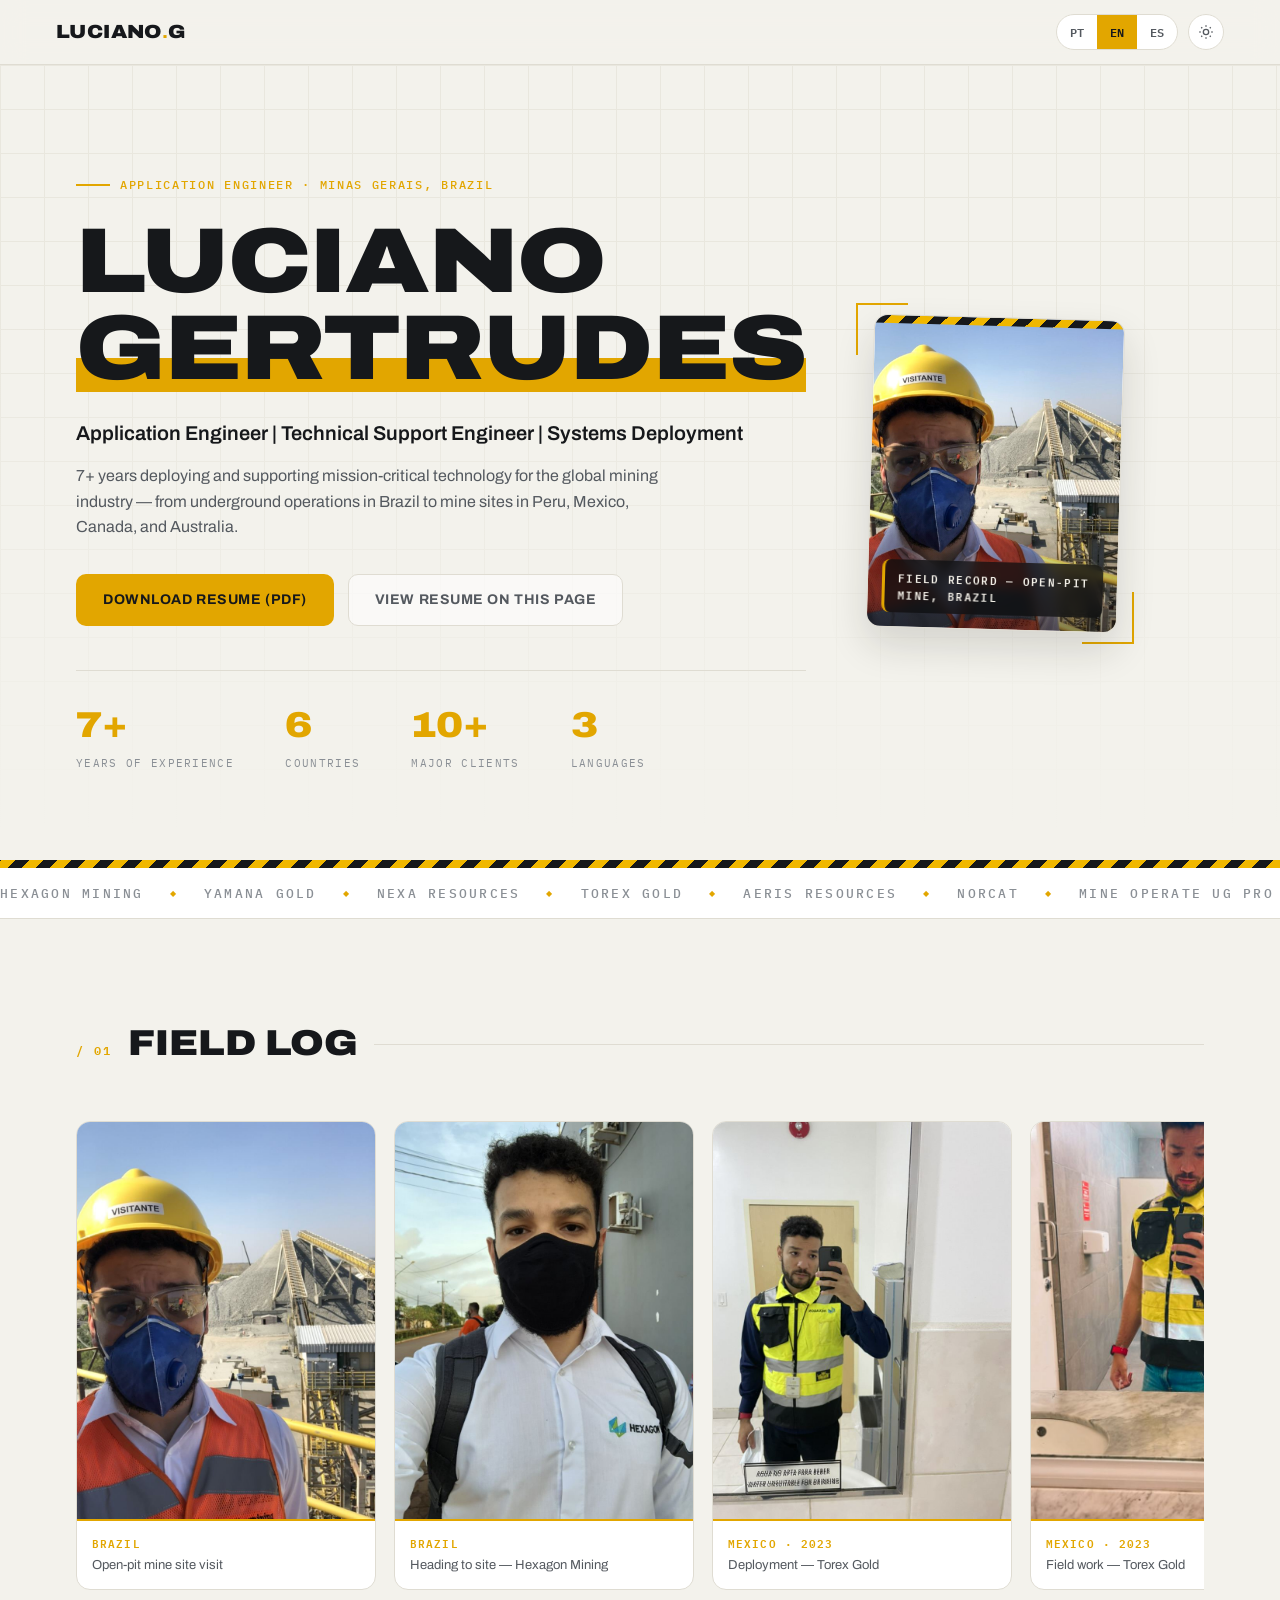
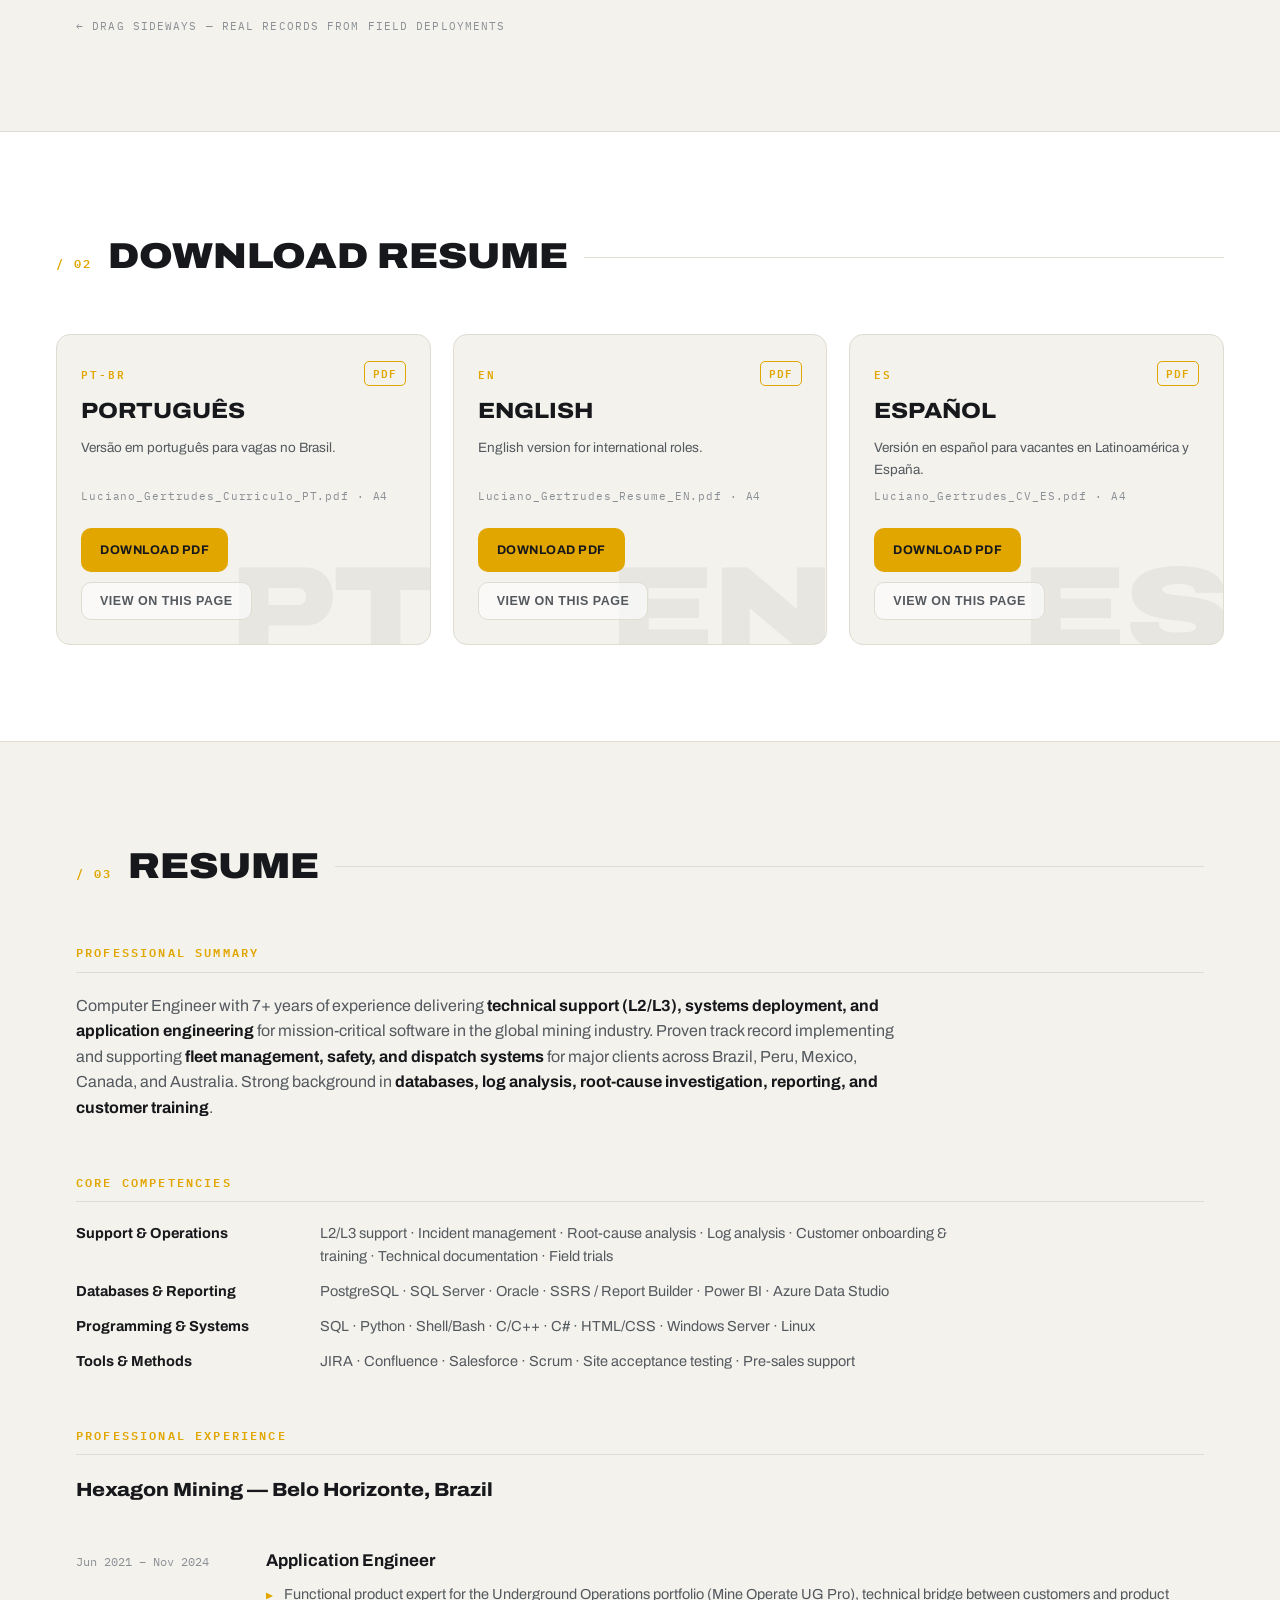
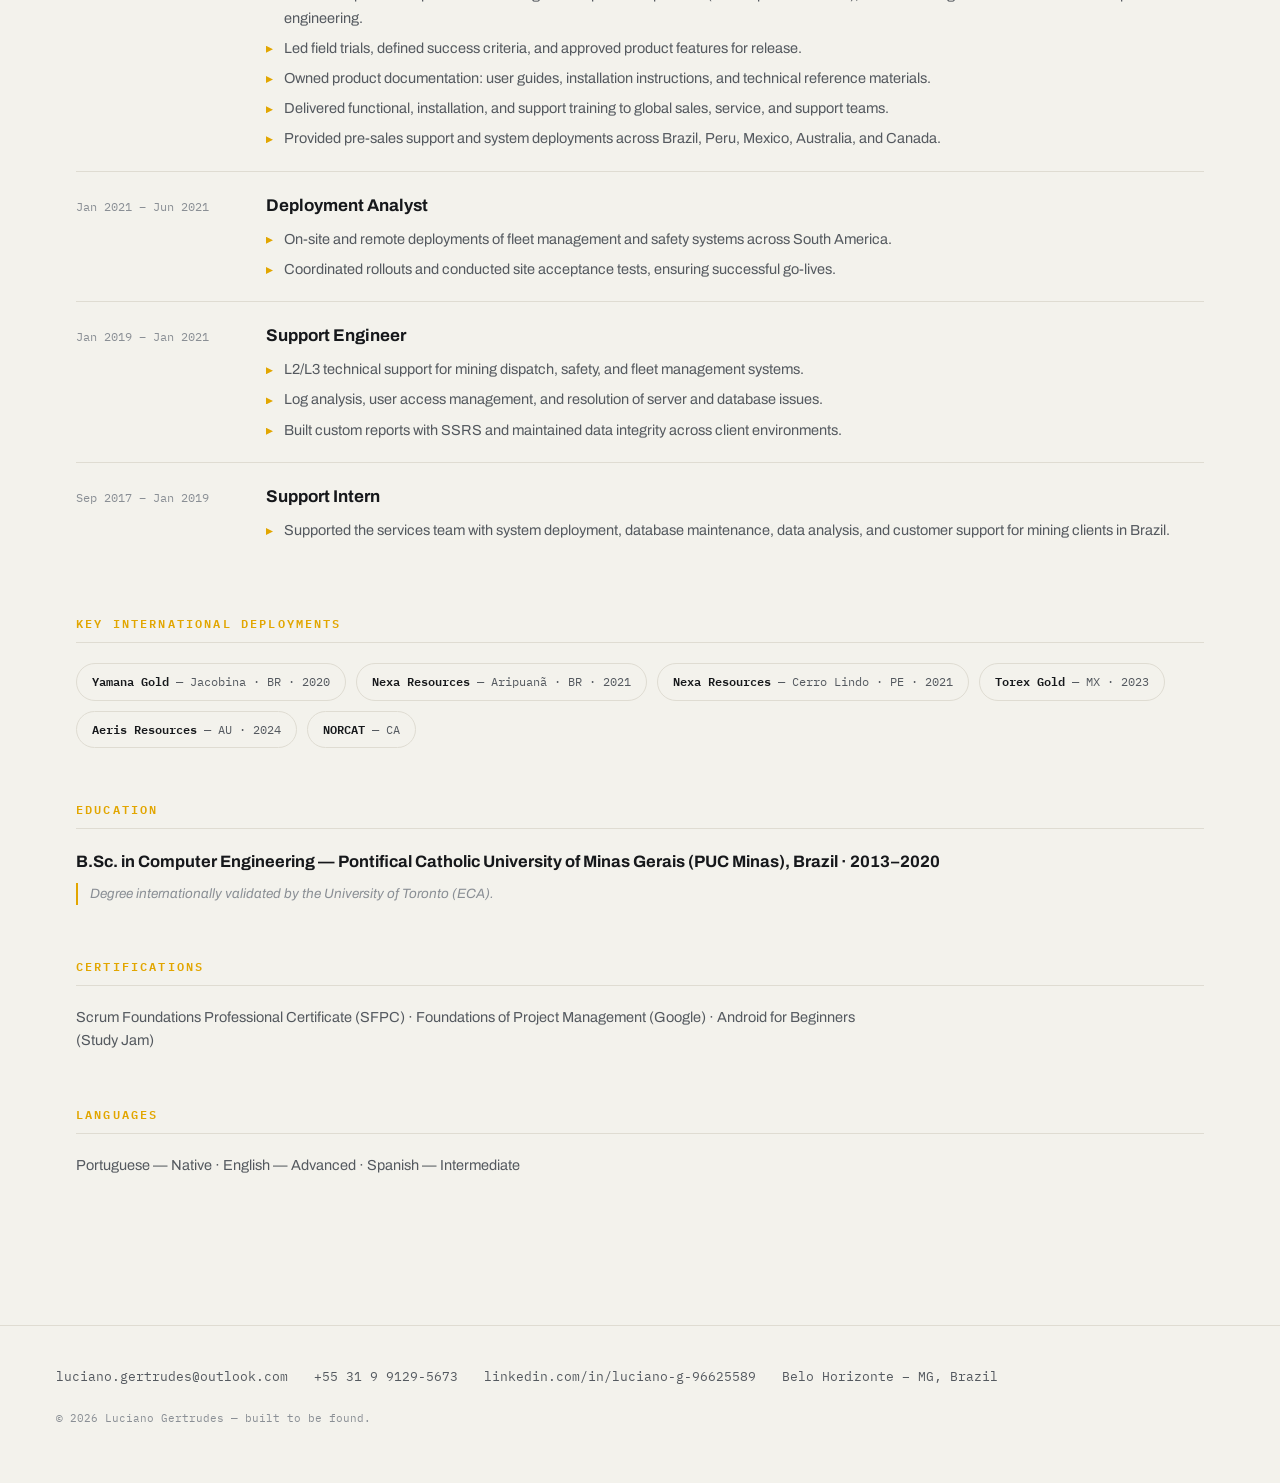
<file: index.html>
<!DOCTYPE html>
<html lang="en" data-theme="dark">
<head>
<meta charset="UTF-8">
<meta name="viewport" content="width=device-width, initial-scale=1.0">
<title>Luciano Gertrudes — Application Engineer</title>
<meta name="description" content="Application Engineer & Technical Support Engineer. 7+ years deploying mission-critical mining systems across 6 countries.">
<link rel="preconnect" href="https://fonts.googleapis.com">
<link rel="preconnect" href="https://fonts.gstatic.com" crossorigin>
<link href="https://fonts.googleapis.com/css2?family=Archivo:wdth,wght@62..125,300..900&family=IBM+Plex+Mono:wght@400;500;600&display=swap" rel="stylesheet">
<style>
:root{
  --bg:#111316; --surface:#191c21; --surface-2:#20242b;
  --text:#eeece7; --muted:#a4aab0; --faint:#6d7378;
  --line:#282c33; --grid:#1c2026;
  --accent:#ffc61a; --accent-ink:#131518;
  --hazard: repeating-linear-gradient(-45deg, var(--accent) 0 10px, #131518 10px 20px);
  --shadow: 0 20px 44px rgba(0,0,0,.5);
  --radius:14px;
}
[data-theme="light"]{
  --bg:#f3f2ec; --surface:#ffffff; --surface-2:#eae8df;
  --text:#16181b; --muted:#54595f; --faint:#8a8f95;
  --line:#dfdcd2; --grid:#e9e7de;
  --accent:#e2a600; --accent-ink:#16181b;
  --hazard: repeating-linear-gradient(-45deg, #f0b700 0 10px, #16181b 10px 20px);
  --shadow: 0 18px 38px rgba(28,26,18,.14);
}
*{margin:0;padding:0;box-sizing:border-box}
html{scroll-behavior:smooth}
@media (prefers-reduced-motion:reduce){
  html{scroll-behavior:auto}
  *,*::before,*::after{animation:none!important;transition:none!important}
}
body{
  font-family:'Archivo',system-ui,sans-serif;
  background:var(--bg); color:var(--text);
  line-height:1.6; font-size:16px;
  transition:background .3s,color .3s;
}
a{color:inherit;text-decoration:none}
img{display:block;max-width:100%}
.mono{font-family:'IBM Plex Mono',monospace}
:focus-visible{outline:2px solid var(--accent);outline-offset:3px;border-radius:4px}
::selection{background:var(--accent);color:var(--accent-ink)}

/* ── nav ── */
.nav{
  position:sticky;top:0;z-index:50;
  display:flex;align-items:center;justify-content:space-between;gap:16px;
  padding:14px clamp(20px,5vw,56px);
  background:color-mix(in srgb, var(--bg) 84%, transparent);
  backdrop-filter:blur(12px);
  border-bottom:1px solid var(--line);
}
.logo{font-weight:900;font-stretch:112%;font-size:19px;letter-spacing:.02em}
.logo b{color:var(--accent)}
.nav-controls{display:flex;align-items:center;gap:10px}
.lang-switch{display:flex;border:1px solid var(--line);border-radius:999px;overflow:hidden;background:var(--surface)}
.lang-switch button{
  font-family:'IBM Plex Mono',monospace;font-size:12px;font-weight:600;
  padding:7px 13px;background:none;border:none;color:var(--muted);cursor:pointer;
  transition:background .2s,color .2s;
}
.lang-switch button[aria-pressed="true"]{background:var(--accent);color:var(--accent-ink)}
.theme-btn{
  width:36px;height:36px;border-radius:999px;border:1px solid var(--line);
  background:var(--surface);color:var(--muted);cursor:pointer;display:grid;place-items:center;
  transition:color .2s,border-color .2s;
}
.theme-btn:hover{color:var(--text);border-color:var(--muted)}

/* ── hero ── */
.hero-wrap{
  position:relative;
  background-image:
    linear-gradient(var(--grid) 1px, transparent 1px),
    linear-gradient(90deg, var(--grid) 1px, transparent 1px);
  background-size:44px 44px;
}
.hero-wrap::after{
  content:"";position:absolute;inset:0;pointer-events:none;
  background:linear-gradient(180deg, transparent 30%, var(--bg) 96%);
}
.hero{
  position:relative;z-index:1;
  display:grid;grid-template-columns:1.25fr .75fr;gap:clamp(28px,5vw,72px);align-items:center;
  padding:clamp(52px,9vw,110px) clamp(20px,5vw,56px) clamp(48px,7vw,88px);
  max-width:1240px;margin-inline:auto;
}
.kicker{
  font-family:'IBM Plex Mono',monospace;font-size:12px;font-weight:500;
  letter-spacing:.14em;text-transform:uppercase;color:var(--accent);margin-bottom:24px;
  display:flex;align-items:center;gap:10px;
}
.kicker::before{content:"";width:34px;height:2px;background:var(--accent)}
h1{
  font-weight:900;font-stretch:120%;text-transform:uppercase;
  font-size:clamp(42px,7.4vw,92px);line-height:.94;letter-spacing:-.01em;
  margin-bottom:26px;
}
h1 .hl{
  background:linear-gradient(transparent 60%, var(--accent) 60%, var(--accent) 94%, transparent 94%);
}
.hero-sub{font-size:clamp(16px,1.9vw,20px);font-weight:600;margin-bottom:14px}
.hero-bio{max-width:600px;color:var(--muted);margin-bottom:34px}
.hero-actions{display:flex;flex-wrap:wrap;gap:14px;margin-bottom:44px}
.btn{
  display:inline-flex;align-items:center;gap:9px;
  font-weight:700;font-size:14px;letter-spacing:.04em;text-transform:uppercase;
  padding:14px 26px;border-radius:10px;border:1px solid transparent;cursor:pointer;
  transition:transform .15s,box-shadow .2s,background .2s,border-color .2s,color .2s;
}
.btn-primary{background:var(--accent);color:var(--accent-ink)}
.btn-primary:hover{transform:translateY(-2px);box-shadow:0 10px 24px color-mix(in srgb, var(--accent) 35%, transparent)}
.btn-ghost{border-color:var(--line);color:var(--muted);background:color-mix(in srgb, var(--surface) 60%, transparent)}
.btn-ghost:hover{border-color:var(--muted);color:var(--text)}
.stats{display:flex;flex-wrap:wrap;gap:clamp(22px,4vw,56px);border-top:1px solid var(--line);padding-top:26px}
.stat-num{font-weight:900;font-stretch:115%;font-size:clamp(26px,3.6vw,36px);color:var(--accent)}
.stat-label{font-family:'IBM Plex Mono',monospace;font-size:11px;letter-spacing:.12em;text-transform:uppercase;color:var(--faint)}

/* hero photo card */
.hero-photo{position:relative}
.photo-frame{
  position:relative;border-radius:var(--radius);overflow:hidden;
  border:1px solid var(--line);box-shadow:var(--shadow);
  transform:rotate(1.6deg);
  background:var(--surface);
}
.photo-frame::before{content:"";position:absolute;top:0;left:0;right:0;height:8px;background:var(--hazard);z-index:2}
.photo-frame img{width:100%;aspect-ratio:4/5;object-fit:cover;filter:saturate(1.05) contrast(1.03)}
.photo-tag{
  position:absolute;bottom:14px;left:14px;right:14px;z-index:2;
  font-family:'IBM Plex Mono',monospace;font-size:11px;font-weight:600;letter-spacing:.12em;text-transform:uppercase;
  color:#f5f2ea;background:rgba(12,13,15,.72);backdrop-filter:blur(6px);
  padding:9px 13px;border-radius:8px;border-left:3px solid var(--accent);
}
.photo-frame::after{
  content:"";position:absolute;inset:0;
  background:linear-gradient(180deg, transparent 62%, rgba(10,11,13,.5) 100%);
}
.hero-photo .corner{
  position:absolute;width:52px;height:52px;border:2px solid var(--accent);z-index:-1;
}
.corner.tl{top:-14px;left:-14px;border-right:none;border-bottom:none}
.corner.br{bottom:-14px;right:-14px;border-left:none;border-top:none}

.hazard-bar{height:8px;background:var(--hazard)}

/* ── client ticker ── */
.ticker{overflow:hidden;border-bottom:1px solid var(--line);background:var(--surface);padding:15px 0}
.ticker-track{display:flex;width:max-content;gap:0;animation:scroll 32s linear infinite}
.ticker:hover .ticker-track{animation-play-state:paused}
.ticker-item{
  display:flex;align-items:center;gap:26px;padding-right:26px;
  font-family:'IBM Plex Mono',monospace;font-size:12.5px;font-weight:500;
  letter-spacing:.18em;text-transform:uppercase;color:var(--faint);white-space:nowrap;
}
.ticker-item::after{content:"◆";color:var(--accent);font-size:8px}
@keyframes scroll{to{transform:translateX(-50%)}}

/* ── sections ── */
.section{padding:clamp(52px,8vw,96px) clamp(20px,5vw,56px);max-width:1240px;margin-inline:auto}
.section-head{display:flex;align-items:baseline;gap:16px;margin-bottom:clamp(28px,4vw,48px)}
.section-tag{font-family:'IBM Plex Mono',monospace;font-size:12px;font-weight:600;letter-spacing:.16em;color:var(--accent);white-space:nowrap}
.section-title{font-weight:900;font-stretch:115%;text-transform:uppercase;font-size:clamp(24px,4vw,36px)}
.section-rule{flex:1;height:1px;background:var(--line);align-self:center}

/* ── field log ── */
.log-scroll{display:grid;grid-auto-flow:column;grid-auto-columns:clamp(230px,26vw,300px);gap:18px;overflow-x:auto;padding-bottom:14px;scroll-snap-type:x mandatory}
.log-scroll::-webkit-scrollbar{height:8px}
.log-scroll::-webkit-scrollbar-thumb{background:var(--line);border-radius:99px}
.log-card{scroll-snap-align:start;background:var(--surface);border:1px solid var(--line);border-radius:var(--radius);overflow:hidden;transition:transform .25s,box-shadow .25s}
.log-card:hover{transform:translateY(-4px);box-shadow:var(--shadow)}
.log-card img{width:100%;aspect-ratio:3/4;object-fit:cover;filter:saturate(1.04);transition:transform .4s}
.log-card:hover img{transform:scale(1.03)}
.log-meta{padding:13px 15px;border-top:2px solid var(--accent)}
.log-loc{font-family:'IBM Plex Mono',monospace;font-size:11px;font-weight:600;letter-spacing:.1em;text-transform:uppercase;color:var(--accent)}
.log-cap{font-size:13px;color:var(--muted);margin-top:3px}
.log-hint{font-family:'IBM Plex Mono',monospace;font-size:11px;letter-spacing:.1em;text-transform:uppercase;color:var(--faint);margin-top:14px}

/* ── downloads: access badges ── */
#downloads{background:var(--surface);border-block:1px solid var(--line);max-width:none}
.dl-inner{max-width:1240px;margin-inline:auto}
.dl-grid{display:grid;grid-template-columns:repeat(auto-fit,minmax(260px,1fr));gap:22px}
.dl-card{
  position:relative;background:var(--bg);border:1px solid var(--line);border-radius:var(--radius);
  padding:26px 24px 24px;display:flex;flex-direction:column;gap:8px;overflow:hidden;
  transition:transform .2s,box-shadow .25s,border-color .2s;
}
.dl-card::before{content:"";position:absolute;top:0;left:0;right:0;height:7px;background:var(--hazard);opacity:0;transition:opacity .25s}
.dl-card:hover{transform:translateY(-5px);box-shadow:var(--shadow);border-color:color-mix(in srgb, var(--accent) 55%, var(--line))}
.dl-card:hover::before{opacity:1}
.dl-watermark{
  position:absolute;right:-8px;bottom:-26px;
  font-weight:900;font-stretch:125%;font-size:120px;line-height:1;
  color:color-mix(in srgb, var(--text) 5%, transparent);
  pointer-events:none;user-select:none;
}
.dl-top{display:flex;align-items:center;justify-content:space-between;gap:10px}
.dl-lang{font-family:'IBM Plex Mono',monospace;font-size:11px;font-weight:600;letter-spacing:.18em;color:var(--accent)}
.dl-format{
  font-family:'IBM Plex Mono',monospace;font-size:10.5px;font-weight:600;letter-spacing:.1em;
  border:1px solid var(--accent);color:var(--accent);border-radius:5px;padding:3px 8px;
}
.dl-title{font-weight:800;font-stretch:112%;font-size:22px;text-transform:uppercase}
.dl-desc{font-size:13.5px;color:var(--muted);flex:1}
.dl-meta{font-family:'IBM Plex Mono',monospace;font-size:11px;letter-spacing:.08em;color:var(--faint);margin-bottom:14px}
.dl-actions{display:flex;flex-wrap:wrap;gap:10px;position:relative;z-index:1}
.dl-actions .btn{padding:11px 18px;font-size:12.5px}

/* ── resume ── */
.resume-block{margin-bottom:clamp(34px,5vw,52px)}
.resume-h{
  font-family:'IBM Plex Mono',monospace;font-size:12px;font-weight:600;letter-spacing:.18em;
  text-transform:uppercase;color:var(--accent);
  border-bottom:1px solid var(--line);padding-bottom:9px;margin-bottom:20px;
}
.summary-text{max-width:820px;color:var(--muted)}
.summary-text b{color:var(--text)}
.skill-rows{display:grid;gap:12px;max-width:920px}
.skill-row{display:grid;grid-template-columns:minmax(170px,230px) 1fr;gap:14px;font-size:14.5px}
.skill-cat{font-weight:700}
.skill-items{color:var(--muted)}
.exp-company{font-weight:800;font-stretch:110%;font-size:19px;margin-bottom:22px}
.exp-role{display:grid;grid-template-columns:minmax(120px,170px) 1fr;gap:20px;padding:20px 0;border-bottom:1px solid var(--line)}
.exp-role:last-child{border-bottom:none}
.exp-period{font-family:'IBM Plex Mono',monospace;font-size:12px;color:var(--faint);padding-top:5px}
.exp-title{font-weight:700;font-size:17px;margin-bottom:9px}
.exp-bullets{list-style:none;display:grid;gap:7px}
.exp-bullets li{position:relative;padding-left:18px;font-size:14.5px;color:var(--muted)}
.exp-bullets li::before{content:"";position:absolute;left:0;top:9px;width:7px;height:7px;background:var(--accent);clip-path:polygon(0 0,100% 50%,0 100%)}
.deploy-list{display:flex;flex-wrap:wrap;gap:10px}
.deploy-chip{
  font-family:'IBM Plex Mono',monospace;font-size:12px;
  border:1px solid var(--line);border-radius:999px;padding:8px 15px;color:var(--muted);
  transition:border-color .2s;
}
.deploy-chip:hover{border-color:var(--accent)}
.deploy-chip b{color:var(--text);font-weight:600}
.edu-degree{font-weight:700;font-size:16.5px}
.edu-note{font-size:13.5px;color:var(--faint);border-left:2px solid var(--accent);padding-left:12px;margin-top:8px;font-style:italic}
.inline-list{color:var(--muted);font-size:14.5px;max-width:820px}

/* ── footer ── */
footer{border-top:1px solid var(--line);padding:40px clamp(20px,5vw,56px) 56px}
.footer-inner{max-width:1240px;margin-inline:auto;display:flex;flex-wrap:wrap;gap:24px;justify-content:space-between;align-items:center}
.contact-links{display:flex;flex-wrap:wrap;gap:8px 26px}
.contact-links a,.contact-links span{font-family:'IBM Plex Mono',monospace;font-size:12.5px;color:var(--muted)}
.contact-links a:hover{color:var(--accent)}
.footer-note{font-family:'IBM Plex Mono',monospace;font-size:11px;color:var(--faint)}

/* ── reveal ── */
.reveal{opacity:0;transform:translateY(14px);transition:opacity .5s ease,transform .5s ease}
.reveal.in{opacity:1;transform:none}

@media (max-width:860px){
  .hero{grid-template-columns:1fr}
  .hero-photo{max-width:380px}
}
@media (max-width:640px){
  .exp-role{grid-template-columns:1fr;gap:6px}
  .skill-row{grid-template-columns:1fr;gap:2px}
  .section-head{flex-wrap:wrap}
}
</style>
</head>
<body>

<header class="nav">
  <a class="logo" href="#top">LUCIANO<b>.</b>G</a>
  <div class="nav-controls">
    <div class="lang-switch" role="group" aria-label="Language">
      <button data-lang="pt" aria-pressed="false">PT</button>
      <button data-lang="en" aria-pressed="true">EN</button>
      <button data-lang="es" aria-pressed="false">ES</button>
    </div>
    <button class="theme-btn" id="themeBtn" aria-label="Toggle theme">
      <svg id="iconMoon" width="16" height="16" viewBox="0 0 24 24" fill="none" stroke="currentColor" stroke-width="2"><path d="M21 12.79A9 9 0 1 1 11.21 3 7 7 0 0 0 21 12.79z"/></svg>
      <svg id="iconSun" width="16" height="16" viewBox="0 0 24 24" fill="none" stroke="currentColor" stroke-width="2" style="display:none"><circle cx="12" cy="12" r="4"/><path d="M12 2v2M12 20v2M4.9 4.9l1.4 1.4M17.7 17.7l1.4 1.4M2 12h2M20 12h2M4.9 19.1l1.4-1.4M17.7 6.3l1.4-1.4"/></svg>
    </button>
  </div>
</header>

<main id="top">

  <div class="hero-wrap">
    <section class="hero">
      <div>
        <p class="kicker" data-i18n="kicker"></p>
        <h1><span data-i18n="heroLine1"></span><br><span class="hl" data-i18n="heroLine2"></span></h1>
        <p class="hero-sub" data-i18n="heroSub"></p>
        <p class="hero-bio" data-i18n="heroBio"></p>
        <div class="hero-actions">
          <a class="btn btn-primary" href="#downloads" data-i18n="ctaDownload"></a>
          <a class="btn btn-ghost" href="#resume" data-i18n="ctaView"></a>
        </div>
        <div class="stats">
          <div><div class="stat-num">7+</div><div class="stat-label" data-i18n="statYears"></div></div>
          <div><div class="stat-num">6</div><div class="stat-label" data-i18n="statCountries"></div></div>
          <div><div class="stat-num">10+</div><div class="stat-label" data-i18n="statClients"></div></div>
          <div><div class="stat-num">3</div><div class="stat-label" data-i18n="statLangs"></div></div>
        </div>
      </div>
      <div class="hero-photo">
        <span class="corner tl" aria-hidden="true"></span>
        <span class="corner br" aria-hidden="true"></span>
        <div class="photo-frame">
          <img src="assets/field-openpit-brazil.jpg" alt="Luciano at an open-pit mine site">
          <div class="photo-tag" data-i18n="heroPhotoCap"></div>
        </div>
      </div>
    </section>
  </div>

  <div class="hazard-bar" aria-hidden="true"></div>

  <div class="ticker" aria-hidden="true">
    <div class="ticker-track" id="tickerTrack"></div>
  </div>

  <section class="section" id="fieldlog">
    <div class="section-head">
      <span class="section-tag">/ 01</span>
      <h2 class="section-title" data-i18n="secLog"></h2>
      <div class="section-rule" aria-hidden="true"></div>
    </div>
    <div class="log-scroll" id="logScroll"></div>
    <p class="log-hint" data-i18n="logHint"></p>
  </section>

  <section class="section" id="downloads">
    <div class="dl-inner">
      <div class="section-head">
        <span class="section-tag">/ 02</span>
        <h2 class="section-title" data-i18n="secDownloads"></h2>
        <div class="section-rule" aria-hidden="true"></div>
      </div>
      <div class="dl-grid">
        <article class="dl-card reveal">
          <span class="dl-watermark" aria-hidden="true">PT</span>
          <div class="dl-top"><span class="dl-lang">PT-BR</span><span class="dl-format">PDF</span></div>
          <h3 class="dl-title">Português</h3>
          <p class="dl-desc" data-i18n="dlDescPT"></p>
          <p class="dl-meta">Luciano_Gertrudes_Curriculo_PT.pdf · A4</p>
          <div class="dl-actions">
            <a class="btn btn-primary" href="Luciano_Gertrudes_Curriculo_PT.pdf" download data-i18n="btnDownload"></a>
            <button class="btn btn-ghost" data-viewlang="pt" data-i18n="btnPreview"></button>
          </div>
        </article>
        <article class="dl-card reveal">
          <span class="dl-watermark" aria-hidden="true">EN</span>
          <div class="dl-top"><span class="dl-lang">EN</span><span class="dl-format">PDF</span></div>
          <h3 class="dl-title">English</h3>
          <p class="dl-desc" data-i18n="dlDescEN"></p>
          <p class="dl-meta">Luciano_Gertrudes_Resume_EN.pdf · A4</p>
          <div class="dl-actions">
            <a class="btn btn-primary" href="Luciano_Gertrudes_Resume_EN.pdf" download data-i18n="btnDownload"></a>
            <button class="btn btn-ghost" data-viewlang="en" data-i18n="btnPreview"></button>
          </div>
        </article>
        <article class="dl-card reveal">
          <span class="dl-watermark" aria-hidden="true">ES</span>
          <div class="dl-top"><span class="dl-lang">ES</span><span class="dl-format">PDF</span></div>
          <h3 class="dl-title">Español</h3>
          <p class="dl-desc" data-i18n="dlDescES"></p>
          <p class="dl-meta">Luciano_Gertrudes_CV_ES.pdf · A4</p>
          <div class="dl-actions">
            <a class="btn btn-primary" href="Luciano_Gertrudes_CV_ES.pdf" download data-i18n="btnDownload"></a>
            <button class="btn btn-ghost" data-viewlang="es" data-i18n="btnPreview"></button>
          </div>
        </article>
      </div>
    </div>
  </section>

  <section class="section" id="resume">
    <div class="section-head">
      <span class="section-tag">/ 03</span>
      <h2 class="section-title" data-i18n="secResume"></h2>
      <div class="section-rule" aria-hidden="true"></div>
    </div>

    <div class="resume-block reveal">
      <h3 class="resume-h" data-i18n="rSummary"></h3>
      <p class="summary-text" id="summaryText"></p>
    </div>

    <div class="resume-block reveal">
      <h3 class="resume-h" data-i18n="rSkills"></h3>
      <div class="skill-rows" id="skillRows"></div>
    </div>

    <div class="resume-block reveal">
      <h3 class="resume-h" data-i18n="rExperience"></h3>
      <p class="exp-company">Hexagon Mining — Belo Horizonte, <span data-i18n="brazil"></span></p>
      <div id="expList"></div>
    </div>

    <div class="resume-block reveal">
      <h3 class="resume-h" data-i18n="rDeployments"></h3>
      <div class="deploy-list" id="deployList"></div>
    </div>

    <div class="resume-block reveal">
      <h3 class="resume-h" data-i18n="rEducation"></h3>
      <p class="edu-degree" data-i18n="eduDegree"></p>
      <p class="edu-note" data-i18n="eduNote"></p>
    </div>

    <div class="resume-block reveal">
      <h3 class="resume-h" data-i18n="rCerts"></h3>
      <p class="inline-list">Scrum Foundations Professional Certificate (SFPC) · Foundations of Project Management (Google) · Android for Beginners (Study Jam)</p>
    </div>

    <div class="resume-block reveal">
      <h3 class="resume-h" data-i18n="rLangs"></h3>
      <p class="inline-list" data-i18n="langLevels"></p>
    </div>
  </section>

</main>

<footer>
  <div class="footer-inner">
    <div class="contact-links">
      <a href="mailto:luciano.gertrudes@outlook.com">luciano.gertrudes@outlook.com</a>
      <a href="tel:+5531991295673">+55 31 9 9129-5673</a>
      <a href="https://www.linkedin.com/in/luciano-g-96625589/" target="_blank" rel="noopener">linkedin.com/in/luciano-g-96625589</a>
      <span data-i18n="footerLoc"></span>
    </div>
    <p class="footer-note" data-i18n="footerNote"></p>
  </div>
</footer>

<script>
/* ============================== I18N ============================== */
const I18N = {
  pt: {
    kicker: "Engenheiro de Aplicação · Minas Gerais, Brasil",
    heroLine1: "Luciano", heroLine2: "Gertrudes",
    heroSub: "Engenheiro de Aplicação | Suporte Técnico | Implantação de Sistemas",
    heroBio: "Mais de 7 anos implantando e suportando tecnologia de missão crítica para a indústria de mineração global — de operações subterrâneas no Brasil a minas no Peru, México, Canadá e Austrália.",
    heroPhotoCap: "Registro de campo — mina a céu aberto, Brasil",
    ctaDownload: "Baixar currículo (PDF)", ctaView: "Ver currículo na página",
    statYears: "Anos de experiência", statCountries: "Países", statClients: "Grandes clientes", statLangs: "Idiomas",
    secLog: "Diário de campo", logHint: "← Arraste para o lado — registros reais de implantações em campo",
    secDownloads: "Baixar currículo", secResume: "Currículo",
    dlDescPT: "Versão em português para vagas no Brasil.",
    dlDescEN: "English version for international roles.",
    dlDescES: "Versión en español para vacantes en Latinoamérica y España.",
    btnDownload: "Baixar PDF", btnPreview: "Ver nesta página",
    rSummary: "Resumo profissional", rSkills: "Competências-chave", rExperience: "Experiência profissional",
    rDeployments: "Principais implantações internacionais", rEducation: "Formação acadêmica",
    rCerts: "Certificações", rLangs: "Idiomas", brazil: "Brasil",
    eduDegree: "Bacharelado em Engenharia de Computação — Pontifícia Universidade Católica de Minas Gerais (PUC Minas) · 2013–2020",
    eduNote: "Diploma validado internacionalmente pela University of Toronto (ECA).",
    langLevels: "Português — Nativo · Inglês — Avançado · Espanhol — Intermediário",
    footerLoc: "Belo Horizonte – MG, Brasil",
    footerNote: "© 2026 Luciano Gertrudes — construído para ser encontrado.",
    summary: "Engenheiro de Computação com mais de 7 anos de experiência em <b>suporte técnico (N2/N3), implantação de sistemas e engenharia de aplicação</b> para softwares de missão crítica na mineração global. Histórico comprovado implantando e suportando <b>sistemas de gestão de frota, segurança e despacho</b> para grandes clientes no Brasil, Peru, México, Canadá e Austrália. Sólida experiência em <b>bancos de dados, análise de logs, investigação de causa raiz, relatórios e treinamento de clientes</b>.",
    skills: [
      ["Suporte & Operações","Suporte N2/N3 · Gestão de incidentes · Análise de causa raiz · Análise de logs · Onboarding e treinamento · Documentação técnica · Testes de campo"],
      ["Bancos de Dados & Relatórios","PostgreSQL · SQL Server · Oracle · SSRS / Report Builder · Power BI · Azure Data Studio"],
      ["Programação & Sistemas","SQL · Python · Shell/Bash · C/C++ · C# · HTML/CSS · Windows Server · Linux"],
      ["Ferramentas & Métodos","JIRA · Confluence · Salesforce · Scrum · Testes de aceitação em campo · Suporte a pré-vendas"]
    ],
    roles: [
      { t:"Engenheiro de Aplicação", p:"Jun 2021 – Nov 2024", b:[
        "Especialista funcional do portfólio Underground Operations (Mine Operate UG Pro), ponte técnica entre clientes e engenharia de produto.",
        "Liderou testes de campo, definiu critérios de sucesso e aprovou funcionalidades para lançamento.",
        "Responsável pela documentação de produto: guias de usuário, instruções de instalação e referência técnica.",
        "Ministrou treinamentos funcionais, de instalação e de suporte para equipes globais de vendas e suporte.",
        "Prestou suporte a pré-vendas e realizou implantações no Brasil, Peru, México, Austrália e Canadá."
      ]},
      { t:"Analista de Implantação", p:"Jan 2021 – Jun 2021", b:[
        "Implantações presenciais e remotas de sistemas de gestão de frota e segurança na América do Sul.",
        "Coordenou rollouts e conduziu testes de aceitação em campo, garantindo go-lives bem-sucedidos."
      ]},
      { t:"Engenheiro de Suporte", p:"Jan 2019 – Jan 2021", b:[
        "Suporte técnico N2/N3 para sistemas de despacho, segurança e gestão de frota.",
        "Análise de logs, gestão de acessos e resolução de problemas de servidores e bancos de dados.",
        "Desenvolveu relatórios personalizados com SSRS e manteve a integridade de dados dos clientes."
      ]},
      { t:"Estagiário de Suporte", p:"Set 2017 – Jan 2019", b:[
        "Apoio à equipe de serviços com implantação de sistemas, manutenção de bancos de dados, análise de dados e atendimento a clientes de mineração no Brasil."
      ]}
    ],
    logs: [
      ["BRASIL","Visita a mina a céu aberto"],
      ["BRASIL","A caminho do site — Hexagon Mining"],
      ["MÉXICO · 2023","Implantação — Torex Gold"],
      ["MÉXICO · 2023","Trabalho em campo — Torex Gold"],
      ["AUSTRÁLIA · 2024","Treinamento de operadores — Aeris Resources"],
      ["AUSTRÁLIA · 2024","Site de mineração — Aeris Resources"]
    ]
  },
  en: {
    kicker: "Application Engineer · Minas Gerais, Brazil",
    heroLine1: "Luciano", heroLine2: "Gertrudes",
    heroSub: "Application Engineer | Technical Support Engineer | Systems Deployment",
    heroBio: "7+ years deploying and supporting mission-critical technology for the global mining industry — from underground operations in Brazil to mine sites in Peru, Mexico, Canada, and Australia.",
    heroPhotoCap: "Field record — open-pit mine, Brazil",
    ctaDownload: "Download resume (PDF)", ctaView: "View resume on this page",
    statYears: "Years of experience", statCountries: "Countries", statClients: "Major clients", statLangs: "Languages",
    secLog: "Field log", logHint: "← Drag sideways — real records from field deployments",
    secDownloads: "Download resume", secResume: "Resume",
    dlDescPT: "Versão em português para vagas no Brasil.",
    dlDescEN: "English version for international roles.",
    dlDescES: "Versión en español para vacantes en Latinoamérica y España.",
    btnDownload: "Download PDF", btnPreview: "View on this page",
    rSummary: "Professional summary", rSkills: "Core competencies", rExperience: "Professional experience",
    rDeployments: "Key international deployments", rEducation: "Education",
    rCerts: "Certifications", rLangs: "Languages", brazil: "Brazil",
    eduDegree: "B.Sc. in Computer Engineering — Pontifical Catholic University of Minas Gerais (PUC Minas), Brazil · 2013–2020",
    eduNote: "Degree internationally validated by the University of Toronto (ECA).",
    langLevels: "Portuguese — Native · English — Advanced · Spanish — Intermediate",
    footerLoc: "Belo Horizonte – MG, Brazil",
    footerNote: "© 2026 Luciano Gertrudes — built to be found.",
    summary: "Computer Engineer with 7+ years of experience delivering <b>technical support (L2/L3), systems deployment, and application engineering</b> for mission-critical software in the global mining industry. Proven track record implementing and supporting <b>fleet management, safety, and dispatch systems</b> for major clients across Brazil, Peru, Mexico, Canada, and Australia. Strong background in <b>databases, log analysis, root-cause investigation, reporting, and customer training</b>.",
    skills: [
      ["Support & Operations","L2/L3 support · Incident management · Root-cause analysis · Log analysis · Customer onboarding & training · Technical documentation · Field trials"],
      ["Databases & Reporting","PostgreSQL · SQL Server · Oracle · SSRS / Report Builder · Power BI · Azure Data Studio"],
      ["Programming & Systems","SQL · Python · Shell/Bash · C/C++ · C# · HTML/CSS · Windows Server · Linux"],
      ["Tools & Methods","JIRA · Confluence · Salesforce · Scrum · Site acceptance testing · Pre-sales support"]
    ],
    roles: [
      { t:"Application Engineer", p:"Jun 2021 – Nov 2024", b:[
        "Functional product expert for the Underground Operations portfolio (Mine Operate UG Pro), technical bridge between customers and product engineering.",
        "Led field trials, defined success criteria, and approved product features for release.",
        "Owned product documentation: user guides, installation instructions, and technical reference materials.",
        "Delivered functional, installation, and support training to global sales, service, and support teams.",
        "Provided pre-sales support and system deployments across Brazil, Peru, Mexico, Australia, and Canada."
      ]},
      { t:"Deployment Analyst", p:"Jan 2021 – Jun 2021", b:[
        "On-site and remote deployments of fleet management and safety systems across South America.",
        "Coordinated rollouts and conducted site acceptance tests, ensuring successful go-lives."
      ]},
      { t:"Support Engineer", p:"Jan 2019 – Jan 2021", b:[
        "L2/L3 technical support for mining dispatch, safety, and fleet management systems.",
        "Log analysis, user access management, and resolution of server and database issues.",
        "Built custom reports with SSRS and maintained data integrity across client environments."
      ]},
      { t:"Support Intern", p:"Sep 2017 – Jan 2019", b:[
        "Supported the services team with system deployment, database maintenance, data analysis, and customer support for mining clients in Brazil."
      ]}
    ],
    logs: [
      ["BRAZIL","Open-pit mine site visit"],
      ["BRAZIL","Heading to site — Hexagon Mining"],
      ["MEXICO · 2023","Deployment — Torex Gold"],
      ["MEXICO · 2023","Field work — Torex Gold"],
      ["AUSTRALIA · 2024","Operator training — Aeris Resources"],
      ["AUSTRALIA · 2024","Mine site — Aeris Resources"]
    ]
  },
  es: {
    kicker: "Ingeniero de Aplicaciones · Minas Gerais, Brasil",
    heroLine1: "Luciano", heroLine2: "Gertrudes",
    heroSub: "Ingeniero de Aplicaciones | Soporte Técnico | Despliegue de Sistemas",
    heroBio: "Más de 7 años desplegando y dando soporte a tecnología de misión crítica para la industria minera global — desde operaciones subterráneas en Brasil hasta minas en Perú, México, Canadá y Australia.",
    heroPhotoCap: "Registro de campo — mina a cielo abierto, Brasil",
    ctaDownload: "Descargar CV (PDF)", ctaView: "Ver CV en esta página",
    statYears: "Años de experiencia", statCountries: "Países", statClients: "Grandes clientes", statLangs: "Idiomas",
    secLog: "Bitácora de campo", logHint: "← Desliza hacia el lado — registros reales de despliegues en campo",
    secDownloads: "Descargar CV", secResume: "Currículum",
    dlDescPT: "Versão em português para vagas no Brasil.",
    dlDescEN: "English version for international roles.",
    dlDescES: "Versión en español para vacantes en Latinoamérica y España.",
    btnDownload: "Descargar PDF", btnPreview: "Ver en esta página",
    rSummary: "Resumen profesional", rSkills: "Competencias clave", rExperience: "Experiencia profesional",
    rDeployments: "Principales despliegues internacionales", rEducation: "Formación académica",
    rCerts: "Certificaciones", rLangs: "Idiomas", brazil: "Brasil",
    eduDegree: "Licenciatura en Ingeniería en Computación — Pontificia Universidad Católica de Minas Gerais (PUC Minas), Brasil · 2013–2020",
    eduNote: "Título validado internacionalmente por la University of Toronto (ECA).",
    langLevels: "Portugués — Nativo · Inglés — Avanzado · Español — Intermedio",
    footerLoc: "Belo Horizonte – MG, Brasil",
    footerNote: "© 2026 Luciano Gertrudes — hecho para ser encontrado.",
    summary: "Ingeniero en Computación con más de 7 años de experiencia en <b>soporte técnico (N2/N3), despliegue de sistemas e ingeniería de aplicaciones</b> para software de misión crítica en la minería global. Trayectoria comprobada implementando y dando soporte a <b>sistemas de gestión de flotas, seguridad y despacho</b> para grandes clientes en Brasil, Perú, México, Canadá y Australia. Sólida experiencia en <b>bases de datos, análisis de logs, investigación de causa raíz, reportes y capacitación de clientes</b>.",
    skills: [
      ["Soporte & Operaciones","Soporte N2/N3 · Gestión de incidentes · Análisis de causa raíz · Análisis de logs · Onboarding y capacitación · Documentación técnica · Pruebas de campo"],
      ["Bases de Datos & Reportes","PostgreSQL · SQL Server · Oracle · SSRS / Report Builder · Power BI · Azure Data Studio"],
      ["Programación & Sistemas","SQL · Python · Shell/Bash · C/C++ · C# · HTML/CSS · Windows Server · Linux"],
      ["Herramientas & Métodos","JIRA · Confluence · Salesforce · Scrum · Pruebas de aceptación en sitio · Soporte a preventa"]
    ],
    roles: [
      { t:"Ingeniero de Aplicaciones", p:"Jun 2021 – Nov 2024", b:[
        "Experto funcional del portafolio Underground Operations (Mine Operate UG Pro), puente técnico entre clientes e ingeniería de producto.",
        "Lideró pruebas de campo, definió criterios de éxito y aprobó funcionalidades para su lanzamiento.",
        "Responsable de la documentación del producto: guías de usuario, instrucciones de instalación y referencia técnica.",
        "Impartió capacitaciones funcionales, de instalación y de soporte a equipos globales de ventas y soporte.",
        "Brindó soporte a preventa y realizó despliegues en Brasil, Perú, México, Australia y Canadá."
      ]},
      { t:"Analista de Despliegue", p:"Ene 2021 – Jun 2021", b:[
        "Despliegues presenciales y remotos de sistemas de gestión de flotas y seguridad en Sudamérica.",
        "Coordinó rollouts y condujo pruebas de aceptación en sitio, asegurando puestas en marcha exitosas."
      ]},
      { t:"Ingeniero de Soporte", p:"Ene 2019 – Ene 2021", b:[
        "Soporte técnico N2/N3 para sistemas de despacho, seguridad y gestión de flotas.",
        "Análisis de logs, gestión de accesos y resolución de problemas de servidores y bases de datos.",
        "Desarrolló reportes personalizados con SSRS y mantuvo la integridad de los datos de los clientes."
      ]},
      { t:"Practicante de Soporte", p:"Sep 2017 – Ene 2019", b:[
        "Apoyó al equipo de servicios con despliegue de sistemas, mantenimiento de bases de datos, análisis de datos y atención a clientes mineros en Brasil."
      ]}
    ],
    logs: [
      ["BRASIL","Visita a mina a cielo abierto"],
      ["BRASIL","Camino al sitio — Hexagon Mining"],
      ["MÉXICO · 2023","Despliegue — Torex Gold"],
      ["MÉXICO · 2023","Trabajo en campo — Torex Gold"],
      ["AUSTRALIA · 2024","Capacitación de operadores — Aeris Resources"],
      ["AUSTRALIA · 2024","Sitio minero — Aeris Resources"]
    ]
  }
};

const PHOTOS = [
  "assets/field-openpit-brazil.jpg",
  "assets/field-hexagon-brazil.jpg",
  "assets/field-vest-mexico-1.jpg",
  "assets/field-vest-mexico-2.jpg",
  "assets/field-training-australia.jpg",
  "assets/field-site-australia.jpg"
];

const DEPLOYS = [
  ["Yamana Gold","Jacobina · BR · 2020"],
  ["Nexa Resources","Aripuanã · BR · 2021"],
  ["Nexa Resources","Cerro Lindo · PE · 2021"],
  ["Torex Gold","MX · 2023"],
  ["Aeris Resources","AU · 2024"],
  ["NORCAT","CA"]
];

const TICKER = ["Hexagon Mining","Yamana Gold","Nexa Resources","Torex Gold","Aeris Resources","NORCAT","Mine Operate UG Pro","PostgreSQL","SQL Server","L2/L3 Support"];

/* ============================== RENDER ============================== */
let currentLang = "en";

function store(key, val){ try{ localStorage.setItem(key,val); }catch(e){} }
function read(key){ try{ return localStorage.getItem(key); }catch(e){ return null; } }

function setLang(lang){
  currentLang = lang;
  const t = I18N[lang];
  document.documentElement.lang = lang === "pt" ? "pt-BR" : lang;
  document.querySelectorAll("[data-i18n]").forEach(el=>{
    const key = el.getAttribute("data-i18n");
    if (t[key] !== undefined) el.textContent = t[key];
  });
  document.getElementById("summaryText").innerHTML = t.summary;

  const sk = document.getElementById("skillRows");
  sk.innerHTML = "";
  t.skills.forEach(([cat,items])=>{
    const row = document.createElement("div");
    row.className = "skill-row";
    row.innerHTML = `<div class="skill-cat">${cat}</div><div class="skill-items">${items}</div>`;
    sk.appendChild(row);
  });

  const ex = document.getElementById("expList");
  ex.innerHTML = "";
  t.roles.forEach(r=>{
    const div = document.createElement("div");
    div.className = "exp-role";
    div.innerHTML = `<div class="exp-period mono">${r.p}</div>
      <div><h4 class="exp-title">${r.t}</h4>
      <ul class="exp-bullets">${r.b.map(x=>`<li>${x}</li>`).join("")}</ul></div>`;
    ex.appendChild(div);
  });

  const log = document.getElementById("logScroll");
  log.innerHTML = "";
  t.logs.forEach(([loc,cap],i)=>{
    const card = document.createElement("figure");
    card.className = "log-card";
    card.innerHTML = `<img src="${PHOTOS[i]}" alt="${cap}" loading="lazy">
      <figcaption class="log-meta"><div class="log-loc">${loc}</div><div class="log-cap">${cap}</div></figcaption>`;
    log.appendChild(card);
  });

  document.querySelectorAll(".lang-switch button").forEach(b=>{
    b.setAttribute("aria-pressed", String(b.dataset.lang === lang));
  });
  store("lang", lang);
}

function renderDeploys(){
  const d = document.getElementById("deployList");
  d.innerHTML = "";
  DEPLOYS.forEach(([client,loc])=>{
    const chip = document.createElement("span");
    chip.className = "deploy-chip";
    chip.innerHTML = `<b>${client}</b> — ${loc}`;
    d.appendChild(chip);
  });
}

function renderTicker(){
  const track = document.getElementById("tickerTrack");
  const half = TICKER.map(x=>`<span class="ticker-item">${x}</span>`).join("");
  track.innerHTML = half + half; /* duplicated for seamless loop */
}

/* ============================== THEME ============================== */
function setTheme(theme){
  document.documentElement.dataset.theme = theme;
  document.getElementById("iconMoon").style.display = theme === "dark" ? "" : "none";
  document.getElementById("iconSun").style.display  = theme === "dark" ? "none" : "";
  store("theme", theme);
}

/* ============================== INIT ============================== */
document.querySelectorAll(".lang-switch button").forEach(b=>{
  b.addEventListener("click", ()=> setLang(b.dataset.lang));
});
document.querySelectorAll("[data-viewlang]").forEach(b=>{
  b.addEventListener("click", ()=>{
    setLang(b.dataset.viewlang);
    document.getElementById("resume").scrollIntoView({behavior:"smooth"});
  });
});
document.getElementById("themeBtn").addEventListener("click", ()=>{
  setTheme(document.documentElement.dataset.theme === "dark" ? "light" : "dark");
});

const savedTheme = read("theme");
if (savedTheme) setTheme(savedTheme);
else setTheme(window.matchMedia && window.matchMedia("(prefers-color-scheme: light)").matches ? "light" : "dark");

const savedLang = read("lang");
const browserLang = (navigator.language || "en").slice(0,2);
setLang(savedLang || (I18N[browserLang] ? browserLang : "en"));

renderDeploys();
renderTicker();

/* reveal on scroll */
const io = new IntersectionObserver(entries=>{
  entries.forEach(e=>{ if(e.isIntersecting){ e.target.classList.add("in"); io.unobserve(e.target); } });
},{threshold:.12});
document.querySelectorAll(".reveal").forEach(el=>io.observe(el));
</script>
</body>
</html>
</file>
